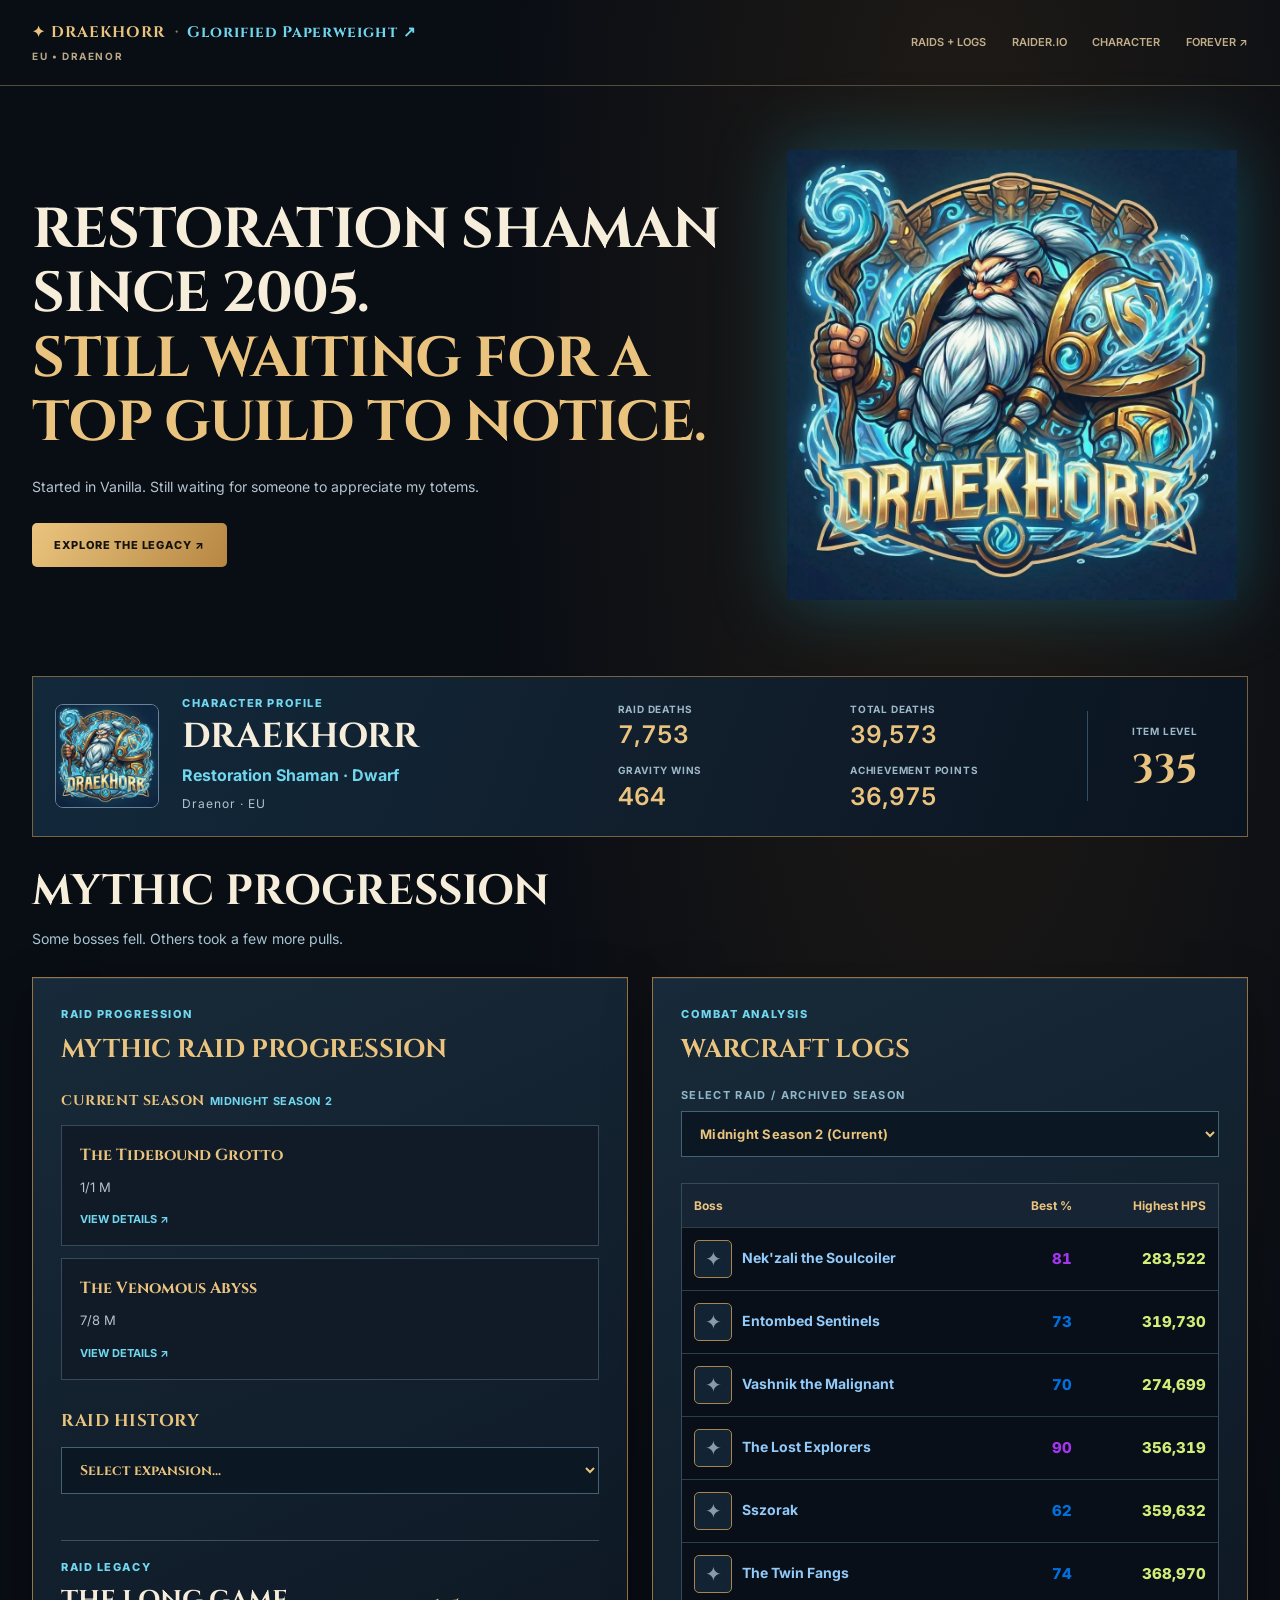
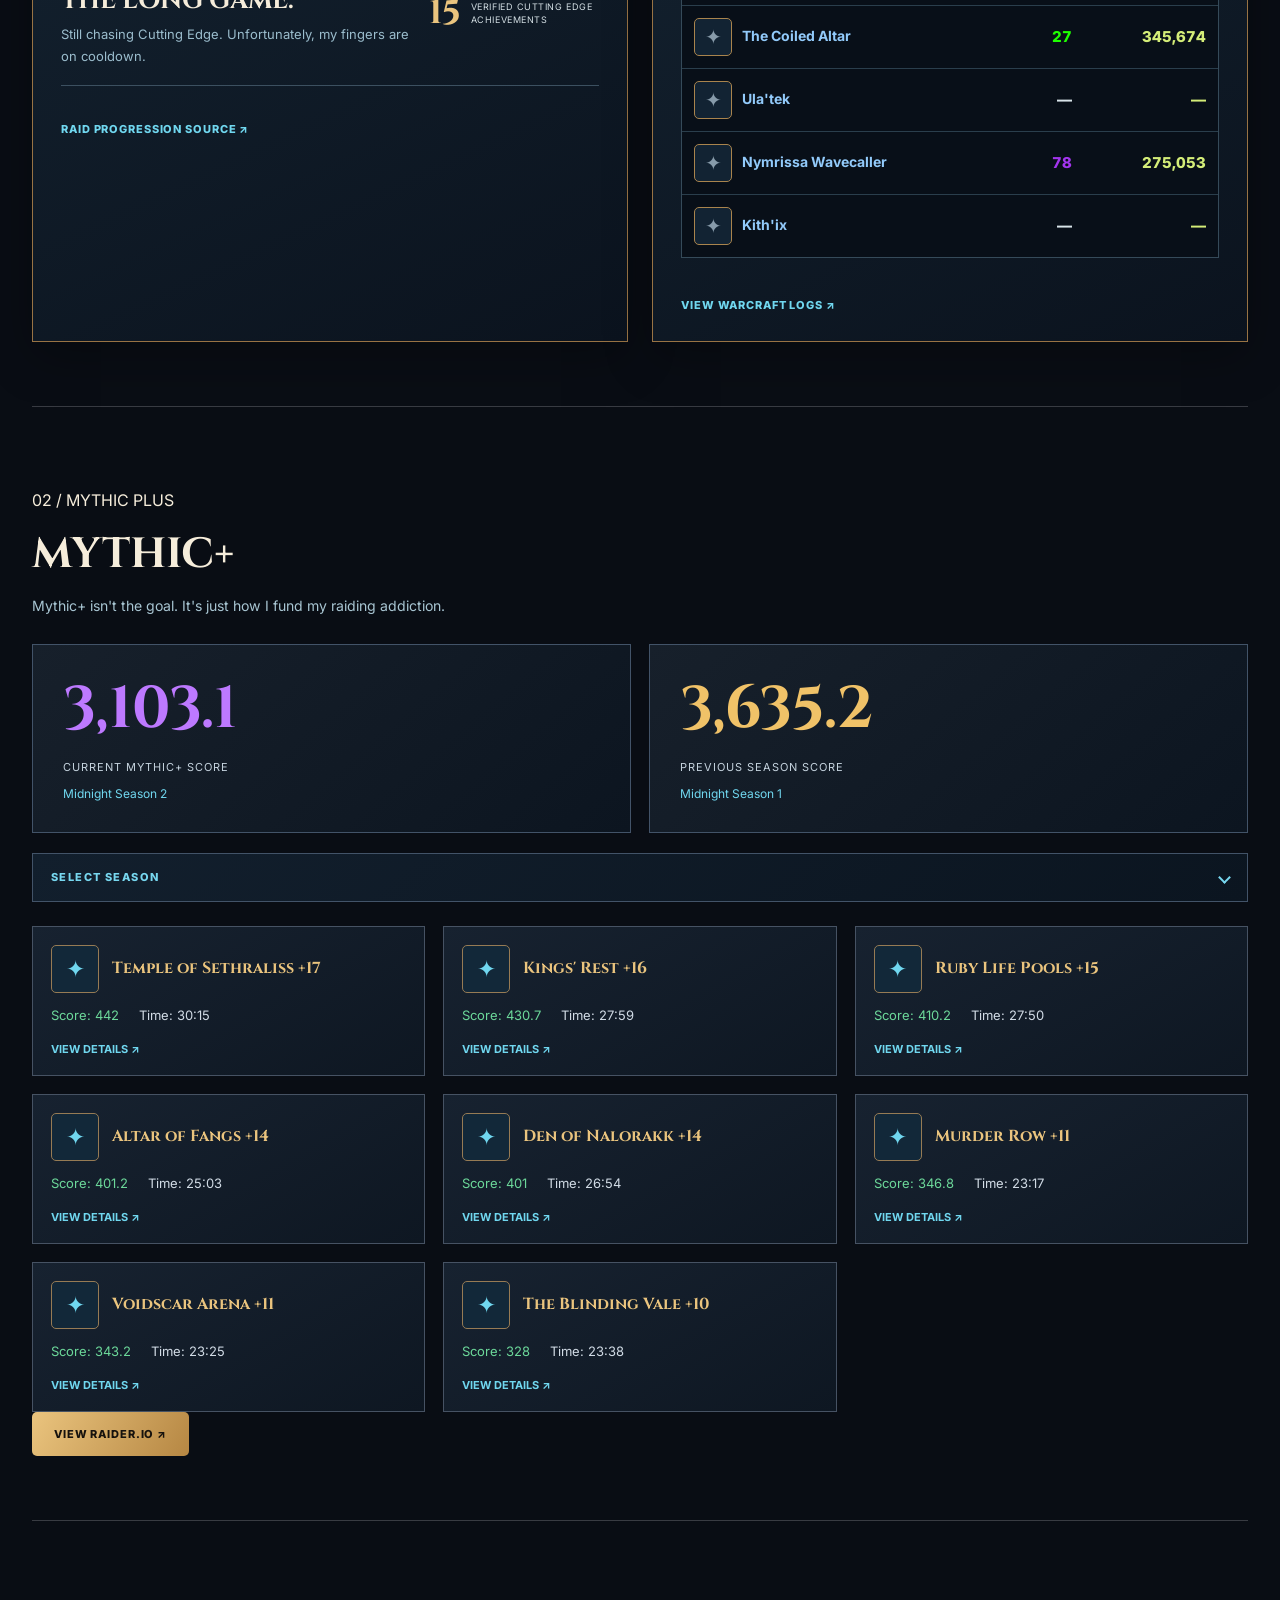
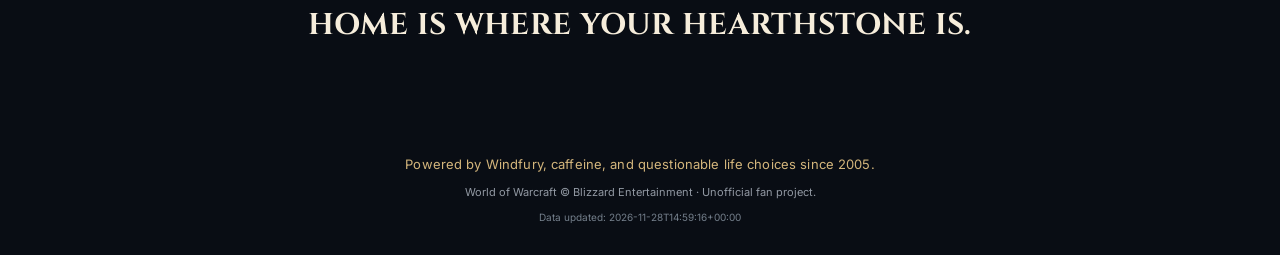
<file: index.html>
<!DOCTYPE html>
<html lang="en">

<head>
  <meta charset="utf-8" />

  <meta name="viewport" content="width=device-width, initial-scale=1" />

  <meta name="theme-color" content="#071520" />

  <title>Draekhorr | Azeroth Legacy</title>

  <!-- Main Stylesheets -->
  <link
    href="assets/css/base.css?v=2.0"
    rel="stylesheet"
  />

  <link
    href="assets/css/components.css?v=2.0"
    rel="stylesheet"
  />
</head>

<body>

  <!-- ==========================================
       HEADER & GUILD
       ========================================== -->
  <div data-component="header"></div>

  <!-- ==========================================
       MAIN CONTENT
       ========================================== -->
  <main id="top">

    <!-- Hero Section -->
    <div data-component="hero"></div>

    <!-- Character Profile -->
    <div data-component="character"></div>

    <!-- Mythic Raid Progression & Warcraft Logs -->
    <div data-component="raids"></div>

    <!-- Mythic+ Raider.IO -->
    <div data-component="mythicplus"></div>

    <!-- Outro -->
    <div data-component="outro"></div>

  </main>

  <!-- ==========================================
       FOOTER
       ========================================== -->
  <div data-component="footer"></div>

  <!-- ==========================================
       MAIN APPLICATION
       ========================================== -->
  <script
    type="module"
    src="js/main.js?v=2.0">
  </script>

  <!-- ==========================================
       CLOUDFLARE WEB ANALYTICS
       ========================================== -->
  <script
    defer
    src="https://static.cloudflareinsights.com/beacon.min.js"
    data-cf-beacon='{"token":"373e7f30bc27405b976c9050b819f1ca"}'>
  </script>

</body>
</html>
</file>
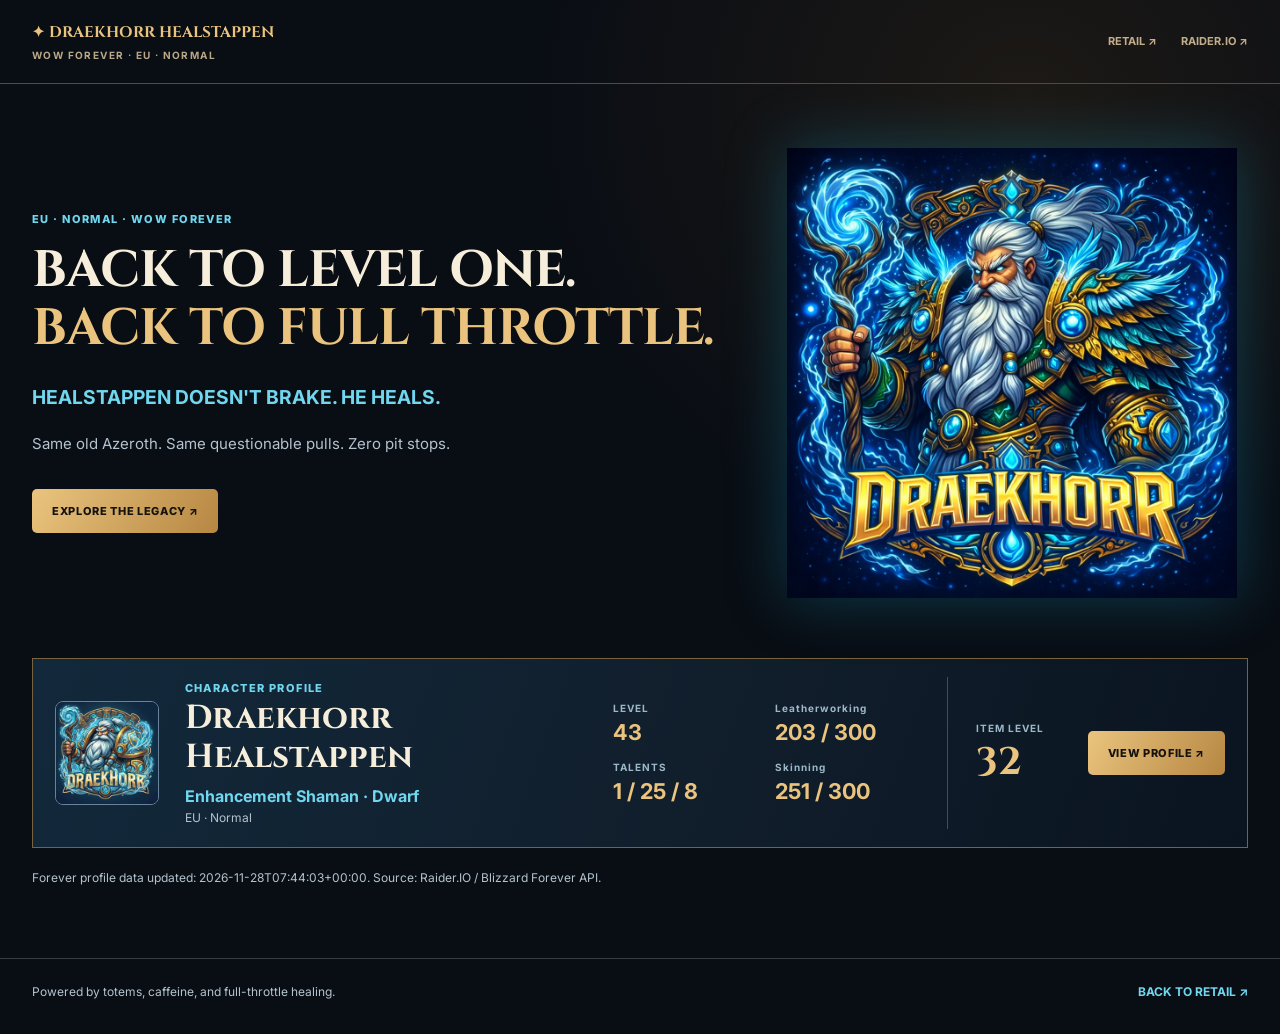
<file: forever/index.html>
<!DOCTYPE html>
<html lang="en"><head><meta charset="utf-8"><meta name="viewport" content="width=device-width,initial-scale=1"><meta name="theme-color" content="#071520"><title>Draekhorr Healstappen | WoW Forever</title><meta name="description" content="Draekhorr Healstappen — WoW Forever character showcase."><link rel="stylesheet" href="./style.css?v=2.9.8"></head>
<body><header class="topbar"><div class="identity"><a class="brand" href="./">✦ DRAEKHORR HEALSTAPPEN</a><span class="subbrand">WOW FOREVER · EU · NORMAL</span></div><nav><a href="/">RETAIL ↗</a><a href="https://forever.raider.io/characters/eu/normal/Draekhorr%20Healstappen" target="_blank" rel="noopener noreferrer">RAIDER.IO ↗</a></nav></header>
<main><section class="hero"><div class="hero-copy"><p class="eyebrow">EU · NORMAL · WOW FOREVER</p><h1>BACK TO LEVEL ONE.<br><em>BACK TO FULL THROTTLE.</em></h1><p class="tagline">HEALSTAPPEN DOESN'T BRAKE. HE HEALS.</p><p class="description">Same old Azeroth. Same questionable pulls. Zero pit stops.</p><a class="button" href="#character-profile">EXPLORE THE LEGACY ↗</a></div><img class="hero-art" src="./assets/Draekv3.png?v=2.9.8" alt="Draekhorr shaman artwork" width="450" height="450"></section>
<section id="character-profile" class="profile"><div class="portrait"><img id="forever-portrait" src="./assets/avatar.png" alt="Draekhorr artwork" width="104" height="104"></div><div class="profile-name"><p class="eyebrow">CHARACTER PROFILE</p><h2 id="char-name">DRAEKHORR HEALSTAPPEN</h2><p id="char-role" class="role">Shaman · Dwarf</p><p id="char-region">EU · Normal</p></div><div class="profile-stats"><div><span>LEVEL</span><strong id="char-level">—</strong></div><div><span id="char-profession-1-name">—</span><strong id="char-profession-1-skill">—</strong></div><div><span>TALENTS</span><strong id="char-talents">—</strong></div><div><span id="char-profession-2-name">—</span><strong id="char-profession-2-skill">—</strong></div></div><div class="profile-ilvl"><span>ITEM LEVEL</span><strong id="char-item-level">—</strong></div><div class="profile-cta"><a class="button" href="https://forever.raider.io/characters/eu/normal/Draekhorr%20Healstappen" target="_blank" rel="noopener noreferrer">VIEW PROFILE ↗</a></div></section>
<p class="source-note" id="source-note">Forever profile statistics will appear here when a verified data source is configured. No Retail statistics are reused.</p></main><footer><span>Powered by totems, caffeine, and full-throttle healing.</span><a href="/">BACK TO RETAIL ↗</a></footer><script type="module" src="./script.js?v=2.9.8"></script></body></html>
</file>
<file: assets/css/base.css>
@import url('https://fonts.googleapis.com/css2?family=Cinzel:wght@500;700;900&family=Inter:wght@400;600;800&display=swap');

/* DRAEKHORR V1 - consolidated visual system. */
:root {
  color-scheme:dark;
  --bg:#090d14;--surface:#101a26;--surface-strong:#152635;
  --border:#3c5060;--border-gold:#987344;
  --text:#f6eddb;--muted:#b4c3ce;--gold:#eac47e;--cyan:#70d7ef;
  --font-display:'Cinzel',Georgia,serif;--font-body:'Inter',Arial,sans-serif;
  --gutter:clamp(16px,3vw,32px);--section-gap:clamp(40px,5vw,72px);
  --radius:5px;
}
*,*::before,*::after{box-sizing:border-box}
html{scroll-behavior:smooth}
body{margin:0;min-width:0;color:var(--text);background:radial-gradient(ellipse at 75% 10%,#66471d40,transparent 35%),var(--bg);font-family:var(--font-body);overflow-wrap:break-word}
header,main,footer{width:100%;max-width:1400px;margin-inline:auto}
header{display:flex;align-items:center;justify-content:space-between;gap:20px;padding:22px var(--gutter);border-bottom:1px solid #534b3c}
main{padding-inline:var(--gutter)}
footer{padding:24px var(--gutter) 32px;text-align:center}
a{color:var(--cyan)}a:hover{color:var(--gold)}
:focus-visible{outline:2px solid var(--cyan);outline-offset:3px}
h1,h2,h3,h4,h5{font-family:var(--font-display);overflow-wrap:break-word}
h1{font-size:clamp(30px,4.4vw,66px);line-height:1.14;letter-spacing:-.02em;margin:16px 0 20px}
h2{font-size:clamp(29px,3.3vw,46px);line-height:1.2;margin:0 0 14px}
h3{font-size:clamp(19px,2vw,27px);line-height:1.3;margin:8px 0 22px}
h4{font-size:clamp(15px,1.4vw,18px)}
em{color:var(--gold);font-style:normal}
p{line-height:1.65}
.section-kicker,.eyebrow{color:var(--cyan);font:800 11px/1.5 var(--font-body);letter-spacing:.14em;text-transform:uppercase;margin:0 0 10px}
.section-kicker{color:var(--gold)}
section:not(.hero){padding-block:var(--section-gap);border-top:1px solid #383b42}
.btn{display:inline-flex;align-items:center;justify-content:center;min-height:44px;padding:14px 22px;background:linear-gradient(120deg,#eac47e,#b68743);color:#16120d;font-size:11px;font-weight:800;letter-spacing:.08em;text-decoration:none;border-radius:var(--radius)}
.btn:hover{color:#16120d;filter:brightness(1.1)}
.inline-link{display:inline-block;color:var(--cyan);font-size:11px;letter-spacing:.08em;font-weight:800;text-decoration:none;margin-top:16px}
.inline-link:hover{text-decoration:underline}
.empty-state,.section-note{color:var(--muted);font-size:13px;line-height:1.75}
.links{display:flex;gap:14px;flex-wrap:wrap}
.sr-only{position:absolute;width:1px;height:1px;padding:0;margin:-1px;overflow:hidden;clip:rect(0,0,0,0);white-space:nowrap;border:0}

/* Header and guild */
.brand-stack{display:flex;flex-direction:column;align-items:flex-start;gap:5px;min-width:0}
.brand-group{display:flex;align-items:baseline;flex-wrap:wrap;gap:.6rem;min-width:0;font:700 clamp(13px,1.2vw,18px)/1.4 var(--font-display);letter-spacing:.06em}
.brand{color:var(--gold);text-decoration:none;white-space:nowrap}
.guild-header:not([hidden]){display:inline-flex;align-items:baseline;flex-wrap:wrap;gap:.55rem;min-width:0}
.guild-header[hidden]{display:none!important}
.guild-separator{color:#947e60}
.guild-header a{color:var(--cyan);text-decoration:none;overflow-wrap:anywhere}
.guild-header a:hover{text-decoration:underline}
.header-realm{margin:0;color:#b8a887;font:700 10px/1.4 var(--font-body);letter-spacing:.16em}
nav{display:flex;align-items:center;justify-content:flex-end;gap:clamp(10px,2vw,28px);flex-wrap:wrap}
nav a{font:600 11px/1.4 var(--font-body);color:#c3ae8b;text-decoration:none;white-space:nowrap}

/* Hero */
.hero{display:grid;grid-template-columns:minmax(0,1.2fr) minmax(0,.8fr);gap:clamp(18px,3vw,44px);align-items:center;padding-block:clamp(32px,5vw,72px);min-height:0}
.hero-copy{min-width:0}
.hero-copy>p{max-width:56ch;color:var(--muted);font-size:clamp(14px,1.1vw,17px);line-height:1.7;margin:0}
.hero .btn{margin-top:24px}
.avatar{display:block;width:100%;max-width:450px;max-height:460px;height:auto;object-fit:contain;justify-self:center;filter:drop-shadow(0 0 35px #13bde94a)}

/* Character identity and lifetime stats */
#character-profile.character-profile-section{padding:12px 0 0;border-top:0}
.character-profile-banner{display:grid;grid-template-columns:104px minmax(180px,1.2fr) minmax(250px,1.3fr) minmax(90px,.4fr);align-items:center;gap:clamp(12px,1.8vw,24px);padding:18px 22px;background:linear-gradient(110deg,#12293b,#111e2c 55%,#0a1420);border:1px solid #786340;min-width:0}
.character-portrait-frame{width:104px;aspect-ratio:1;overflow:hidden;border:1px solid #69839a;background:#091725;border-radius:8px}
.character-portrait-frame img{display:block;width:100%;height:100%;object-fit:cover;object-position:center}
.character-profile-copy{min-width:0}
.character-profile-copy .eyebrow{margin-bottom:5px}
.character-profile-copy h2{font-size:clamp(25px,2.7vw,38px);margin:3px 0;color:var(--text)}
.character-role{color:var(--cyan);font-weight:700;margin:5px 0}
.character-realm{font-size:12px;letter-spacing:.08em;color:var(--muted);margin:4px 0}
.character-lifetime{display:grid;grid-template-columns:repeat(2,minmax(0,1fr));gap:14px 18px;min-width:0}
.lifetime-stat{display:flex;flex-direction:column;align-items:flex-start;gap:5px;min-width:0}
.lifetime-stat span,.character-ilvl span{color:#9db9c9;font:700 10px/1.45 var(--font-body);letter-spacing:.08em;overflow-wrap:anywhere}
.lifetime-stat strong{color:var(--gold);font:600 clamp(18px,1.9vw,25px)/1.15 var(--font-body);font-variant-numeric:tabular-nums;overflow-wrap:anywhere}
.character-ilvl{min-width:0;padding:8px 0 8px 16px;text-align:center;border-left:1px solid #355064}
.character-ilvl strong{display:block;color:var(--gold);font:700 clamp(26px,3vw,40px)/1.2 var(--font-display);margin-top:8px}

/* Raid progression and Warcraft Logs */
#raids{padding-top:30px;border-top:0}
#raids>h2{margin-bottom:10px}
.mythic-tagline,.mythic-plus-subtitle{color:#a8c5d2;font-size:clamp(14px,1.1vw,17px);line-height:1.7;letter-spacing:normal;font-weight:400;margin:0 0 22px;max-width:65ch}
.raid-logs-columns{display:grid;grid-template-columns:repeat(2,minmax(0,1fr));gap:clamp(14px,2vw,24px);align-items:stretch;margin-top:26px}
.raid-logs-panel{min-width:0;padding:clamp(18px,2.2vw,30px);background:linear-gradient(155deg,#182a39,#0b131e);border:1px solid var(--border-gold);box-shadow:0 15px 45px #0004,inset 0 1px 0 #3d596055}
.raid-logs-panel h3{color:var(--gold)}
.raid-subheading{color:var(--gold);font:700 14px/1.5 var(--font-display);letter-spacing:.04em;margin:24px 0 14px}
.raid-subheading span{color:var(--cyan);font:700 11px/1.5 var(--font-body)}
.raid-items,.raid-history{display:grid;gap:12px;margin-bottom:22px}
.data-card{min-width:0;padding:18px;background:#101b27;border:1px solid #384957}
.data-card h4{color:var(--gold);font-size:16px;line-height:1.4;margin:0 0 10px}
.data-card p{color:var(--muted);font-size:13px;line-height:1.6;margin:0 0 10px}
.data-card a{font-size:11px;font-weight:700;text-decoration:none}
.raid-history-title{font-size:17px;line-height:1.5;color:var(--gold);letter-spacing:.03em;margin:28px 0 14px}
.raid-expansion-select{width:100%;min-height:46px;padding:12px 14px;margin:0 0 14px;background:#0b1723;border:1px solid #426174;color:var(--gold);font:700 14px var(--font-display);cursor:pointer}
.raid-history [hidden]{display:none!important}
.expansion-dropdown{min-width:0;border:1px solid #3b5869;background:#0b1723;padding:12px 16px}
.expansion-dropdown h5{font:700 12px/1.5 var(--font-body);color:var(--cyan);letter-spacing:.06em;margin:8px 0 12px}
.expansion-dropdown .data-card{padding:15px}
.expansion-dropdown .data-card h4{font-size:14px}
.raid-progress-line{display:flex;align-items:center;flex-wrap:wrap;gap:10px}
.ce-badge{display:inline-block;border:1px solid #a98851;border-radius:3px;background:#302618;color:#f1cc83!important;font:700 11px/1.4 var(--font-body);letter-spacing:.04em;padding:2px 7px;text-decoration:none}
.ce-badge:hover{background:#48361e}
.raid-legacy-intro{padding:10px 0 20px;margin-top:8px}
.raid-legacy-summary{display:flex;align-items:center;justify-content:space-between;gap:18px;border-top:1px solid var(--border);border-bottom:1px solid var(--border);padding:18px 0}
.raid-legacy-summary>div:first-child{min-width:0}
.raid-legacy-summary h2{font-size:clamp(20px,2vw,26px);margin:4px 0 8px}
.raid-legacy-summary p:not(.eyebrow){color:#9bbdcd;font-size:13px;margin:0}
.ce-summary{display:flex;align-items:center;gap:10px;flex:0 0 auto;max-width:170px}
.ce-summary strong{color:var(--gold);font:700 34px/1 var(--font-display)}
.ce-summary span{font-size:9px;letter-spacing:.06em;line-height:1.5;color:#d4dfe4}
.wcl-table-scroll{overflow-x:auto;max-width:100%;margin:12px 0 24px;border:1px solid #354a59;background:#080f18;-webkit-overflow-scrolling:touch}
.wcl-table{border-collapse:collapse;width:100%;min-width:440px;font-size:14px}
.wcl-table th{background:#162434;color:var(--gold);text-align:left;padding:14px 12px;font-size:12px}
.wcl-table th:nth-child(n+2),.wcl-table td:nth-child(n+2){text-align:right;white-space:nowrap}
.wcl-table td{padding:12px;border-top:1px solid #2a3e4c;color:#d8e4e9;line-height:1.45}
.wcl-table tr:hover td{background:#172636}
.wcl-table a{color:#92cafa;text-decoration:none;font-weight:700}
.wcl-table a:hover{text-decoration:underline}
.wcl-table .wcl-value{font-size:15px;font-weight:800;font-variant-numeric:tabular-nums}
.wcl-table .wcl-hps{color:#d4ed78}
.wcl-table .parse-legendary{color:#ff8000}.wcl-table .parse-epic{color:#a335ee}.wcl-table .parse-rare{color:#0070dd}.wcl-table .parse-uncommon{color:#1eff00}.wcl-table .parse-common{color:#aaa}
.boss-name-cell{min-width:210px}
.boss-name-cell .boss-icon,.boss-icon-placeholder{display:inline-flex;vertical-align:middle;width:38px;height:38px;margin-right:10px;border:1px solid #a9844d;border-radius:5px;object-fit:cover}
.boss-icon-placeholder{align-items:center;justify-content:center;background:#122333;color:#879baa;font-size:20px}

/* Raider.IO */
#raiderio .rio-score-strip{display:grid;grid-template-columns:repeat(2,minmax(0,1fr));gap:18px;margin:26px 0 20px}
#raiderio .rio-score-tile{min-width:0;padding:clamp(18px,2.5vw,30px);background:linear-gradient(140deg,#17202b,#0c1520);border:1px solid #425368}
#raiderio .rio-score-tile strong{display:block;font:700 clamp(32px,4.6vw,62px)/1.2 var(--font-display);overflow-wrap:anywhere}
#raiderio .rio-score-tile p{font-size:11px;letter-spacing:.09em;color:#c5d3de;margin:12px 0 6px}
#raiderio .rio-season-label{font-size:12px;color:var(--cyan)}
#raiderio .rio-run-grid{display:grid;grid-template-columns:repeat(3,minmax(0,1fr));gap:18px}
#raiderio .rio-run-card{min-width:0;padding:18px;background:linear-gradient(150deg,#172230,#0e1722);border:1px solid #465263;transition:border-color .2s,transform .2s}
#raiderio .rio-run-card:hover{border-color:#d2ac65;transform:translateY(-2px)}
#raiderio .rio-run-heading{display:flex;align-items:center;gap:13px;margin-bottom:14px}
#raiderio .rio-run-heading h4{font:700 16px/1.45 var(--font-display);color:var(--gold);margin:0;overflow-wrap:anywhere}
#raiderio .rio-run-icon,#raiderio .rio-run-icon-fallback{width:48px;height:48px;flex:0 0 48px;border:1px solid #967b54;border-radius:5px;object-fit:cover}
#raiderio .rio-run-icon-fallback{display:grid;place-items:center;background:#122839;color:var(--cyan);font-size:23px}
#raiderio .rio-run-meta{display:flex;flex-wrap:wrap;gap:10px 20px;font-size:13px;color:#d2dce6;margin-bottom:14px}
#raiderio .rio-run-card a{font-size:11px;color:var(--cyan);text-decoration:none;font-weight:700}
#raiderio .rio-run-card a:hover{text-decoration:underline}
#raiderio .rio-blue{color:#45a9ff!important}#raiderio .rio-purple{color:#bd79ff!important}#raiderio .rio-gold{color:#f0c268!important}#raiderio .rio-green{color:#6cd89a!important}#raiderio .rio-unranked{color:#a9b5c1!important}

/* Outro */
.outro{padding-block:clamp(52px,7vw,85px)!important;text-align:center}
.outro .hearthstone-heading{font-size:clamp(13px,2.45vw,30px);white-space:nowrap;letter-spacing:.01em;line-height:1.3;margin:0}
.footer-quip{color:#d4b67c;font-size:clamp(11px,1.1vw,13px);letter-spacing:.01em;margin:0 0 8px}
.footer-legal{color:#9299a3;font-size:11px;letter-spacing:0;margin:0}
.sync-status{display:block;font-size:10px;letter-spacing:0;color:#747f8b;margin-top:10px}

/* Layout breakpoints */
@media(min-width:1600px){.hero{grid-template-columns:minmax(0,1.35fr) minmax(0,.65fr);padding-block:46px 56px}.hero h1{font-size:clamp(46px,3vw,56px)}.avatar{max-height:450px}}
@media(max-width:1050px){.character-profile-banner{grid-template-columns:90px minmax(0,1fr) minmax(90px,auto)}.character-portrait-frame{width:90px}.character-lifetime{grid-column:2/4;grid-row:2;grid-template-columns:repeat(4,minmax(0,1fr));padding-top:12px;border-top:1px solid #355064}.character-ilvl{grid-column:3;grid-row:1}#raiderio .rio-run-grid{grid-template-columns:repeat(2,minmax(0,1fr))}}
@media(max-width:850px){.hero{grid-template-columns:1fr;gap:14px;padding-block:34px 48px}.hero .avatar{max-width:min(100%,420px);max-height:390px;order:-1}.raid-logs-columns{grid-template-columns:1fr}header{flex-wrap:wrap}nav{justify-content:flex-start}}
@media(max-width:600px){header{align-items:flex-start;flex-direction:column;gap:14px}.brand-group{font-size:14px;gap:.35rem}nav{width:100%;gap:8px}nav a{font-size:11px;padding:10px 12px;border:1px solid #344654;border-radius:3px}.hero h1{font-size:clamp(29px,8vw,47px)}.hero .btn{margin-top:18px}.character-profile-banner{grid-template-columns:72px minmax(0,1fr);gap:12px;padding:14px}.character-portrait-frame{width:72px}.character-profile-copy{grid-column:2;grid-row:1}.character-profile-copy h2{font-size:clamp(23px,7vw,34px)}.character-lifetime{grid-column:1/-1;grid-row:2;grid-template-columns:repeat(2,minmax(0,1fr));gap:14px;padding-top:14px}.character-ilvl{grid-column:1/-1;grid-row:3;text-align:left;border-left:0;border-top:1px solid #355064;padding:12px 0 0}#raiderio .rio-score-strip,#raiderio .rio-run-grid{grid-template-columns:1fr}.raid-legacy-summary{flex-direction:column;align-items:flex-start}.ce-summary{max-width:none}.raid-logs-panel{padding:16px}.wcl-table{min-width:420px}.outro .hearthstone-heading{font-size:clamp(12px,3.8vw,22px)}}
@media(max-width:360px){.character-lifetime{gap:12px 8px}.lifetime-stat span{font-size:9px}.wcl-table{min-width:400px}.raid-logs-panel{padding:12px}.outro .hearthstone-heading{font-size:11px}}
@media(prefers-reduced-motion:reduce){html{scroll-behavior:auto}#raiderio .rio-run-card{transition:none}}

/* Warcraft Logs historical season selector */
.wcl-season-label{display:block;color:#8fb9ca;font-size:11px;font-weight:700;letter-spacing:.12em;margin:16px 0 9px}
#wcl-season-select{font-family:Inter,Arial,sans-serif;font-size:13px;letter-spacing:.02em;max-width:100%}
#wcl-season-select:disabled{opacity:.7;cursor:default}

/* Mythic+ Warcraft Logs metrics: displayed only for verified dungeon-name matches. */

/* Unified historical navigation */
.history-filter{margin:20px 0 16px;max-width:100%}
.history-filter label{display:block;margin-bottom:8px;color:#8fc8d8;font-size:11px;font-weight:800;letter-spacing:.12em}
.raid-expansion-select optgroup{font-weight:800;color:#eac47e;background:#101a26}
.raid-expansion-select option{color:#e0e9f0;background:#101a26;font-family:Inter,Arial,sans-serif}

/* Mythic+ season picker: below scores, collapsed until explicitly opened. */
#raiderio .rio-history-disclosure {
  margin: 0 0 clamp(16px, 2vw, 24px);
  border: 1px solid #425368;
  background: linear-gradient(140deg, #121f2d, #0b1520);
}
#raiderio .rio-history-disclosure > summary {
  display: flex; align-items: center; justify-content: space-between; gap: 12px;
  padding: 15px 18px; cursor: pointer; list-style: none;
  color: #77d7ef; font: 800 11px/1.5 Inter, Arial, sans-serif;
  letter-spacing: .13em;
}
#raiderio .rio-history-disclosure > summary::-webkit-details-marker { display: none; }
#raiderio .rio-history-disclosure > summary:hover { color: #eac47e; }
#raiderio .rio-history-disclosure > summary:focus-visible { outline: 2px solid #77d7ef; outline-offset: 2px; }
#raiderio .rio-disclosure-indicator {
  width: 9px; height: 9px; flex: 0 0 9px;
  border-right: 2px solid currentColor; border-bottom: 2px solid currentColor;
  transform: rotate(45deg); transition: transform .2s ease;
}
#raiderio .rio-history-disclosure[open] .rio-disclosure-indicator { transform: rotate(225deg); }
#raiderio .rio-history-disclosure .history-filter {
  padding: 0 18px 18px; margin: 0;
}
#raiderio .rio-history-disclosure .history-filter label {
  display: block; margin: 0 0 8px; color: #8fb9ca;
  font: 700 10px/1.5 Inter, Arial, sans-serif; letter-spacing: .1em;
}
#raiderio .rio-history-disclosure .raid-expansion-select { margin: 0; }
@media (prefers-reduced-motion: reduce) {
  #raiderio .rio-disclosure-indicator { transition: none; }
}
</file>
<file: assets/css/components.css>
/* Component-specific additions belong here. Base styles remain unchanged during V2 migration. */
</file>
<file: forever/style.css>
@import url('https://fonts.googleapis.com/css2?family=Cinzel:wght@500;700;900&family=Inter:wght@400;600;800&display=swap');
:root{color-scheme:dark;--bg:#090d14;--gold:#eac47e;--cyan:#70d7ef;--muted:#b4c3ce;--text:#f6eddb}*{box-sizing:border-box}html{scroll-behavior:smooth}body{margin:0;background:radial-gradient(ellipse at 80% 10%,#66471d36,transparent 35%),var(--bg);color:var(--text);font-family:Inter,Arial,sans-serif}a{color:var(--cyan)}a:hover{color:var(--gold)}:focus-visible{outline:2px solid var(--cyan);outline-offset:3px}.topbar,main,footer{max-width:1400px;margin:auto}.topbar{padding:22px clamp(16px,3vw,32px);border-bottom:1px solid #534b3c;display:flex;align-items:center;justify-content:space-between;gap:18px;flex-wrap:wrap}.identity{display:grid;gap:5px}.brand{font:700 clamp(13px,1.2vw,18px)/1.4 Cinzel,Georgia,serif;color:var(--gold);text-decoration:none}.subbrand{font-size:10px;letter-spacing:.14em;color:#b8a887;font-weight:700}nav{display:flex;gap:24px;flex-wrap:wrap}nav a{font-size:11px;font-weight:700;text-decoration:none;color:#c3ae8b}main{padding:0 clamp(16px,3vw,32px)}.hero{display:grid;grid-template-columns:minmax(0,1.2fr) minmax(0,.8fr);align-items:center;gap:clamp(18px,3vw,44px);padding:clamp(36px,5vw,70px) 0 60px}.hero-copy{min-width:0}.eyebrow{color:var(--cyan);font-size:11px;letter-spacing:.13em;font-weight:800;margin:0 0 12px}.hero h1{font:700 clamp(30px,4vw,58px)/1.14 Cinzel,Georgia,serif;letter-spacing:-.02em;margin:16px 0 24px}.hero h1 em{color:var(--gold);font-style:normal}.tagline{font-size:clamp(15px,1.5vw,21px);color:var(--cyan);font-weight:700;line-height:1.5}.description{font-size:15px;color:var(--muted);line-height:1.7}.button{display:inline-flex;align-items:center;justify-content:center;min-height:44px;padding:13px 20px;background:linear-gradient(120deg,#eac47e,#b68743);color:#16120d;text-decoration:none;border-radius:5px;font-size:11px;font-weight:800;letter-spacing:.06em}.button:hover{color:#16120d;filter:brightness(1.1)}.hero .button{margin-top:18px}.hero-art{display:block;width:100%;max-width:450px;height:auto;justify-self:center;filter:drop-shadow(0 0 30px #13bde944)}.profile{display:grid;grid-template-columns:104px minmax(170px,1.3fr) minmax(200px,1.2fr) auto;gap:clamp(12px,2vw,26px);align-items:center;padding:18px 22px;border:1px solid #786340;background:linear-gradient(110deg,#12293b,#111e2c 55%,#0a1420)}.portrait{width:104px;aspect-ratio:1;overflow:hidden;border:1px solid #69839a;border-radius:8px}.portrait img{width:100%;height:100%;object-fit:cover}.profile-name{min-width:0}.profile-name h2{font:700 clamp(23px,2.6vw,38px)/1.2 Cinzel,Georgia,serif;margin:0 0 8px;overflow-wrap:anywhere}.profile-name p{margin:4px 0}.role{color:var(--cyan);font-weight:700}.profile-name #char-region{font-size:12px;color:var(--muted)}.profile-stats{display:grid;grid-template-columns:repeat(2,minmax(0,1fr));gap:16px}.profile-stats div{display:grid;gap:5px}.profile-stats span{color:#9db9c9;font-size:10px;font-weight:700;letter-spacing:.1em}.profile-stats strong{color:var(--gold);font-size:clamp(16px,1.7vw,24px);overflow-wrap:anywhere}.profile-cta{text-align:right}.source-note{font-size:12px;color:var(--muted);margin:20px 0 70px;line-height:1.6}footer{padding:25px clamp(16px,3vw,32px) 35px;border-top:1px solid #383b42;display:flex;justify-content:space-between;gap:14px;flex-wrap:wrap;font-size:12px;color:var(--muted)}footer a{text-decoration:none;font-weight:700}@media(max-width:1050px){.profile{grid-template-columns:90px 1fr auto}.portrait{width:90px}.profile-stats{grid-column:2/4;grid-row:2;padding-top:12px;border-top:1px solid #355064}}@media(max-width:850px){.hero{grid-template-columns:1fr}.hero-art{max-width:min(100%,390px);grid-row:1}.profile{grid-template-columns:80px minmax(0,1fr)}.portrait{width:80px}.profile-stats{grid-column:1/-1;grid-row:auto}.profile-cta{grid-column:1/-1;text-align:left}}@media(max-width:520px){.topbar{align-items:flex-start}nav{width:100%;gap:10px}nav a{padding:10px;border:1px solid #344654;border-radius:3px}.hero h1{font-size:clamp(27px,8vw,42px)}.profile{padding:14px;gap:12px}.portrait{width:72px}.profile-stats{grid-template-columns:repeat(2,minmax(0,1fr))}}@media(prefers-reduced-motion:reduce){html{scroll-behavior:auto}}

/* V2.7: Retail-style separate item level column. */
.profile-ilvl{min-width:125px;align-self:stretch;border-left:1px solid #355064;padding-left:clamp(16px,2.2vw,34px);display:flex;flex-direction:column;justify-content:center;gap:8px}
.profile-ilvl span{color:#9db9c9;font-size:10px;font-weight:700;letter-spacing:.1em}
.profile-ilvl strong{color:var(--gold);font:700 clamp(29px,3vw,43px)/1.1 Cinzel,Georgia,serif}
.profile{grid-template-columns:104px minmax(180px,1.5fr) minmax(240px,1.15fr) minmax(115px,.4fr) auto}
@media(max-width:1150px){.profile{grid-template-columns:90px minmax(0,1fr) minmax(130px,auto)}.profile-stats{grid-column:2;grid-row:2}.profile-ilvl{grid-column:3;grid-row:1/3}.profile-cta{grid-column:1/-1;text-align:right}}
@media(max-width:850px){.profile{grid-template-columns:80px minmax(0,1fr)}.profile-stats{grid-column:1/-1;grid-row:auto}.profile-ilvl{grid-column:1/-1;grid-row:auto;border-left:0;border-top:1px solid #355064;padding:15px 0 0;min-width:0}.profile-cta{grid-column:1/-1;text-align:left}}
</file>
